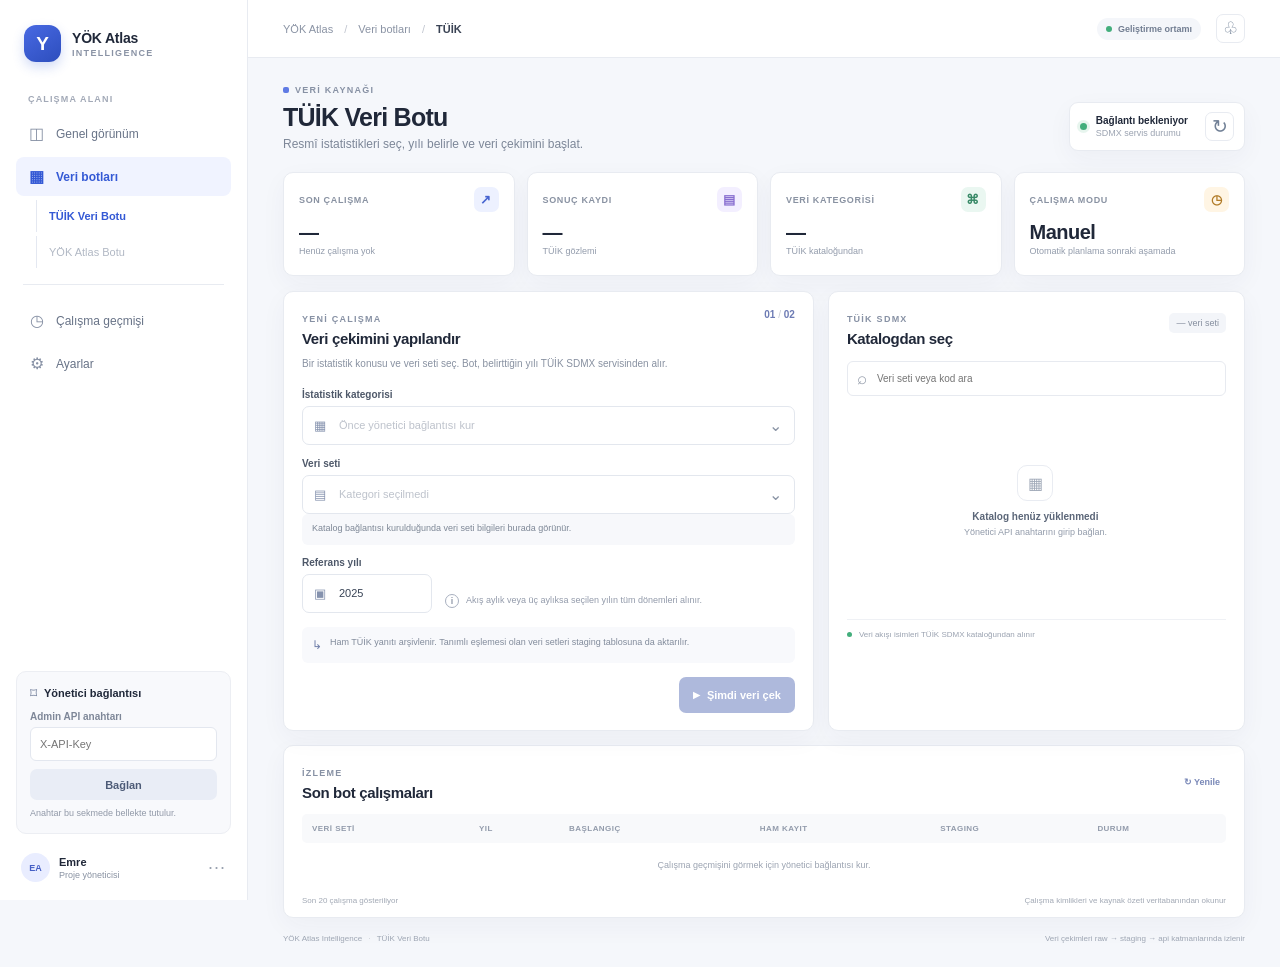
<file: frontend/tuik/index.html>
<!doctype html>
<html lang="tr">
<head>
  <meta charset="utf-8">
  <meta name="viewport" content="width=device-width, initial-scale=1">
  <meta name="theme-color" content="#f5f7fb">
  <title>TÜİK Veri Botu · YÖK Atlas Intelligence</title>
  <link rel="stylesheet" href="assets/admin.css">
</head>
<body>
  <div class="app-shell">
    <aside class="sidebar">
      <a class="brand" href="./" aria-label="YÖK Atlas Intelligence ana sayfa">
        <span class="brand-mark">Y</span>
        <span><strong>YÖK Atlas</strong><small>INTELLIGENCE</small></span>
      </a>
      <div class="nav-label">ÇALIŞMA ALANI</div>
      <nav class="side-nav" aria-label="Ana menü">
        <a href="#overview"><span class="nav-icon">◫</span>Genel görünüm</a>
        <a class="active" href="#tuik"><span class="nav-icon">▦</span>Veri botları</a>
        <a class="sub active-sub" href="#tuik">TÜİK Veri Botu</a>
        <a class="sub muted" href="#yokatlas" aria-disabled="true">YÖK Atlas Botu</a>
        <div class="nav-divider"></div>
        <a href="#runs"><span class="nav-icon">◷</span>Çalışma geçmişi</a>
        <a href="#settings"><span class="nav-icon">⚙</span>Ayarlar</a>
      </nav>
      <div class="sidebar-bottom">
        <div class="connection-card">
          <div class="connection-heading"><span class="lock-icon">⌑</span><strong>Yönetici bağlantısı</strong></div>
          <label for="adminKey">Admin API anahtarı</label>
          <input id="adminKey" type="password" autocomplete="off" placeholder="X-API-Key">
          <button id="connectButton" class="button button-quiet" type="button">Bağlan</button>
          <p id="connectionState" class="connection-state">Anahtar bu sekmede bellekte tutulur.</p>
        </div>
        <div class="user-row"><span class="avatar">EA</span><span><strong>Emre</strong><small>Proje yöneticisi</small></span><span class="more">···</span></div>
      </div>
    </aside>

    <main class="main-content" id="tuik">
      <header class="topbar">
        <div class="breadcrumbs">YÖK Atlas <span>/</span> Veri botları <span>/</span> <strong>TÜİK</strong></div>
        <div class="top-actions"><span class="env-badge"><i></i> Geliştirme ortamı</span><button class="icon-button" type="button" aria-label="Bildirimler">♧</button></div>
      </header>

      <div class="page-wrap">
        <section class="page-heading">
          <div>
            <div class="eyebrow"><span class="eyebrow-dot"></span>VERİ KAYNAĞI</div>
            <h1>TÜİK Veri Botu</h1>
            <p>Resmî istatistikleri seç, yılı belirle ve veri çekimini başlat.</p>
          </div>
          <div class="bot-state"><span class="pulse"></span><span><strong id="botState">Bağlantı bekleniyor</strong><small>SDMX servis durumu</small></span><button id="refreshButton" class="icon-button refresh" type="button" title="Yenile" aria-label="Yenile">↻</button></div>
        </section>

        <section class="metric-grid" aria-label="Bot özeti">
          <article class="metric-card"><div class="metric-top"><span>SON ÇALIŞMA</span><span class="metric-symbol blue">↗</span></div><strong id="lastRun">—</strong><small id="lastRunMeta">Henüz çalışma yok</small></article>
          <article class="metric-card"><div class="metric-top"><span>SONUÇ KAYDI</span><span class="metric-symbol violet">▤</span></div><strong id="recordCount">—</strong><small id="recordMeta">TÜİK gözlemi</small></article>
          <article class="metric-card"><div class="metric-top"><span>VERİ KATEGORİSİ</span><span class="metric-symbol green">⌘</span></div><strong id="categoryCount">—</strong><small id="datasetCount">TÜİK kataloğundan</small></article>
          <article class="metric-card"><div class="metric-top"><span>ÇALIŞMA MODU</span><span class="metric-symbol amber">◷</span></div><strong>Manuel</strong><small>Otomatik planlama sonraki aşamada</small></article>
        </section>

        <div class="content-grid">
          <section class="panel fetch-panel" aria-labelledby="fetchTitle">
            <div class="panel-heading">
              <div><span class="section-kicker">YENİ ÇALIŞMA</span><h2 id="fetchTitle">Veri çekimini yapılandır</h2></div>
              <span class="step-mark">01 <span>/</span> 02</span>
            </div>
            <p class="panel-intro">Bir istatistik konusu ve veri seti seç. Bot, belirttiğin yılı TÜİK SDMX servisinden alır.</p>

            <label class="field-label" for="categorySelect">İstatistik kategorisi</label>
            <div class="select-wrap"><span class="field-icon">▦</span><select id="categorySelect" disabled><option>Önce yönetici bağlantısı kur</option></select><span class="select-chevron">⌄</span></div>

            <label class="field-label" for="datasetSelect">Veri seti</label>
            <div class="select-wrap"><span class="field-icon">▤</span><select id="datasetSelect" disabled><option>Kategori seçilmedi</option></select><span class="select-chevron">⌄</span></div>
            <div id="datasetInfo" class="dataset-info empty-info">Katalog bağlantısı kurulduğunda veri seti bilgileri burada görünür.</div>

            <div class="year-row">
              <div class="year-field"><label class="field-label" for="yearInput">Referans yılı</label><div class="year-input-wrap"><span class="field-icon">▣</span><input id="yearInput" type="number" min="1900" max="2100" value="2025" inputmode="numeric"></div></div>
              <div class="year-help"><span class="help-icon">i</span><span>Akış aylık veya üç aylıksa seçilen yılın tüm dönemleri alınır.</span></div>
            </div>

            <div class="run-note"><span class="note-icon">↳</span><span>Ham TÜİK yanıtı arşivlenir. Tanımlı eşlemesi olan veri setleri staging tablosuna da aktarılır.</span></div>
            <div class="form-footer"><p id="runMessage" class="run-message" role="status"></p><button id="runButton" class="button button-primary" type="button" disabled><span>▶</span> Şimdi veri çek</button></div>
          </section>

          <section class="panel catalog-panel" aria-labelledby="catalogTitle">
            <div class="panel-heading">
              <div><span class="section-kicker">TÜİK SDMX</span><h2 id="catalogTitle">Katalogdan seç</h2></div>
              <span id="catalogCount" class="catalog-count">— veri seti</span>
            </div>
            <label class="search-box" for="datasetSearch"><span>⌕</span><input id="datasetSearch" type="search" placeholder="Veri seti veya kod ara" disabled></label>
            <div id="catalogList" class="catalog-list"><div class="catalog-empty"><div class="empty-icon">▦</div><strong>Katalog henüz yüklenmedi</strong><span>Yönetici API anahtarını girip bağlan.</span></div></div>
            <div class="catalog-footer"><span class="live-dot"></span> Veri akışı isimleri TÜİK SDMX kataloğundan alınır</div>
          </section>
        </div>

        <section class="panel history-panel" id="runs">
          <div class="panel-heading history-heading">
            <div><span class="section-kicker">İZLEME</span><h2>Son bot çalışmaları</h2></div>
            <button id="historyRefresh" class="text-button" type="button">↻ Yenile</button>
          </div>
          <div class="table-scroll">
            <table><thead><tr><th>VERİ SETİ</th><th>YIL</th><th>BAŞLANGIÇ</th><th>HAM KAYIT</th><th>STAGING</th><th>DURUM</th></tr></thead><tbody id="runRows"><tr><td colspan="6" class="table-empty">Çalışma geçmişini görmek için yönetici bağlantısı kur.</td></tr></tbody></table>
          </div>
          <div class="history-foot"><span>Son 20 çalışma gösteriliyor</span><span>Çalışma kimlikleri ve kaynak özeti veritabanından okunur</span></div>
        </section>

        <footer class="page-footer"><span>YÖK Atlas Intelligence <span class="footer-sep">·</span> TÜİK Veri Botu</span><span>Veri çekimleri raw → staging → api katmanlarında izlenir</span></footer>
      </div>
    </main>
  </div>
  <script src="assets/admin.js" defer></script>
</body>
</html>
</file>
<file: frontend/tuik/assets/admin.css>
:root{color-scheme:light;--ink:#202839;--muted:#778197;--line:#e8ebf1;--blue:#3459d5;--blue-dark:#2747b8;--blue-soft:#edf1ff;--surface:#fff;--canvas:#f5f7fb;--green:#278b65;--green-soft:#eaf7f1;--amber:#a86e12;--amber-soft:#fff6e7;--violet:#8061cf;--shadow:0 8px 26px rgba(37,52,83,.045)}
*{box-sizing:border-box}html{scroll-behavior:smooth}body{margin:0;background:var(--canvas);color:var(--ink);font-family:'DM Sans',-apple-system,BlinkMacSystemFont,'Segoe UI',sans-serif;font-size:14px;-webkit-font-smoothing:antialiased}button,input,select{font:inherit}button{cursor:pointer}.app-shell{min-height:100vh}.sidebar{position:fixed;inset:0 auto 0 0;width:248px;background:#fff;border-right:1px solid var(--line);display:flex;flex-direction:column;padding:25px 16px 18px;z-index:3}.brand{display:flex;align-items:center;gap:11px;text-decoration:none;color:var(--ink);padding:0 8px 32px}.brand-mark{width:37px;height:37px;border-radius:12px;background:linear-gradient(145deg,#4869e3,#2d4ebd);color:#fff;display:grid;place-items:center;font-family:Manrope,sans-serif;font-weight:800;font-size:19px;box-shadow:0 5px 12px #3459d538}.brand strong{display:block;font-family:Manrope,sans-serif;font-size:14px;letter-spacing:-.2px}.brand small{display:block;margin-top:2px;color:#8a93a5;font-size:9px;font-weight:700;letter-spacing:1.3px}.nav-label{padding:0 12px 10px;color:#a2a9b7;font-size:9px;letter-spacing:1.15px;font-weight:700}.side-nav{display:flex;flex-direction:column;gap:4px}.side-nav a{position:relative;display:flex;align-items:center;gap:11px;min-height:39px;padding:0 12px;border-radius:8px;color:#687387;text-decoration:none;font-size:12px;font-weight:500}.side-nav a.active{background:#f0f3ff;color:#3459d5;font-weight:700}.nav-icon{width:17px;text-align:center;font-size:16px;line-height:1;color:#8690a4}.side-nav a.active .nav-icon{color:#3459d5}.side-nav a.sub{min-height:32px;margin-left:20px;padding-left:12px;border-left:1px solid #e4e8f1;border-radius:0;color:#7b8495;font-size:11px}.side-nav a.sub.active-sub{color:#3459d5;font-weight:600}.side-nav a.muted{color:#b1b8c4}.nav-divider{height:1px;background:var(--line);margin:12px 7px}.sidebar-bottom{margin-top:auto}.connection-card{padding:13px;background:#f8f9fc;border:1px solid #eceef3;border-radius:10px}.connection-heading{display:flex;align-items:center;gap:7px;margin-bottom:10px;font-size:11px}.lock-icon{font-size:14px;color:#707d99}.connection-card label{display:block;margin:0 0 5px;color:#7e8798;font-size:10px;font-weight:600}.connection-card input{width:100%;height:34px;border:1px solid #e3e7ef;border-radius:6px;background:#fff;padding:0 9px;outline:0;font-size:11px}.connection-card input:focus,.select-wrap:focus-within,.year-input-wrap:focus-within,.search-box:focus-within{border-color:#90a5f7;box-shadow:0 0 0 3px #3459d515}.button{display:inline-flex;align-items:center;justify-content:center;gap:7px;border:0;border-radius:7px;font-size:11px;font-weight:700;transition:.16s ease}.button-quiet{width:100%;height:31px;margin-top:8px;background:#e9edf6;color:#4d5b77}.button-quiet:hover{background:#dfe5f2}.connection-state{min-height:13px;margin:7px 0 0;color:#9199a8;font-size:9px;line-height:1.4}.user-row{display:flex;align-items:center;gap:9px;padding:19px 5px 0}.avatar{width:29px;height:29px;border-radius:50%;display:grid;place-items:center;background:#e9edff;color:#455fc5;font-weight:700;font-size:9px}.user-row strong,.user-row small{display:block}.user-row strong{font-size:11px}.user-row small{margin-top:2px;color:#8992a2;font-size:9px}.more{margin-left:auto;color:#9aa2b0;font-size:18px;letter-spacing:1px}.main-content{margin-left:248px;min-height:100vh}.topbar{height:58px;background:#fff;border-bottom:1px solid var(--line);display:flex;align-items:center;justify-content:space-between;padding:0 35px}.breadcrumbs{font-size:11px;color:#8a93a4}.breadcrumbs span{padding:0 8px;color:#c0c5cf}.breadcrumbs strong{color:#3a4354;font-weight:600}.top-actions{display:flex;align-items:center;gap:15px}.env-badge{display:flex;align-items:center;gap:6px;padding:6px 9px;border-radius:20px;background:#f4f6fa;color:#717d91;font-size:9px;font-weight:600}.env-badge i,.pulse,.live-dot{display:inline-block;width:6px;height:6px;background:#43ae7c;border-radius:50%}.icon-button{width:29px;height:29px;border:1px solid var(--line);background:#fff;border-radius:7px;color:#718096;font-size:17px}.page-wrap{max-width:1280px;margin:0 auto;padding:27px 35px 24px}.page-heading{display:flex;justify-content:space-between;align-items:flex-end;margin:0 0 21px}.eyebrow,.section-kicker{font-size:9px;font-weight:700;letter-spacing:1.25px;color:#8791a4}.eyebrow{display:flex;align-items:center;gap:6px}.eyebrow-dot{width:6px;height:6px;border-radius:2px;background:#607be4}.page-heading h1{font-family:Manrope,sans-serif;margin:7px 0 5px;font-size:25px;line-height:1.2;letter-spacing:-.75px}.page-heading p{margin:0;color:#7d8798;font-size:12px}.bot-state{display:flex;align-items:center;gap:9px;padding:9px 10px;border:1px solid #e8ebf1;background:#fff;border-radius:9px;box-shadow:var(--shadow)}.pulse{width:7px;height:7px;box-shadow:0 0 0 3px #43ae7c20}.bot-state strong,.bot-state small{display:block}.bot-state strong{font-size:10px}.bot-state small{margin-top:2px;color:#9aa2b0;font-size:9px}.refresh{margin-left:8px;font-size:19px}.metric-grid{display:grid;grid-template-columns:repeat(4,minmax(0,1fr));gap:12px;margin-bottom:15px}.metric-card,.panel{background:var(--surface);border:1px solid var(--line);border-radius:10px;box-shadow:var(--shadow)}.metric-card{min-height:104px;padding:14px 15px}.metric-top{display:flex;align-items:center;justify-content:space-between;color:#8992a2;font-size:9px;font-weight:700;letter-spacing:.65px}.metric-symbol{width:25px;height:25px;border-radius:7px;display:grid;place-items:center;font-size:13px}.metric-symbol.blue{background:#edf1ff;color:#4764d0}.metric-symbol.violet{background:#f3efff;color:#886ed0}.metric-symbol.green{background:#eaf7f1;color:#388967}.metric-symbol.amber{background:#fff5e4;color:#b17b27}.metric-card>strong{display:block;margin-top:9px;font-family:Manrope,sans-serif;font-size:20px;letter-spacing:-.5px}.metric-card>small{display:block;margin-top:2px;color:#929bab;font-size:9px}.content-grid{display:grid;grid-template-columns:minmax(340px,1.12fr) minmax(310px,.88fr);gap:14px;margin-bottom:14px}.panel{padding:17px 18px}.panel-heading{display:flex;align-items:flex-start;justify-content:space-between}.panel-heading h2{margin:5px 0 0;font-family:Manrope,sans-serif;font-size:15px;letter-spacing:-.35px}.step-mark{color:#6d7bb4;font-family:Manrope,sans-serif;font-weight:700;font-size:10px}.step-mark span{color:#c3c8d3;font-weight:400}.panel-intro{margin:9px 0 17px;color:#8891a1;font-size:10px;line-height:1.55}.field-label{display:block;margin:13px 0 6px;color:#4e5869;font-size:10px;font-weight:700}.select-wrap,.year-input-wrap{position:relative;height:39px;border:1px solid #e3e7ee;background:#fff;border-radius:7px;display:flex;align-items:center;transition:.15s}.select-wrap select{width:100%;height:100%;appearance:none;border:0;outline:0;background:transparent;padding:0 34px 0 36px;color:#394456;font-size:11px}.select-wrap select:disabled{color:#a3aab7}.field-icon{position:absolute;left:11px;z-index:1;color:#8592ae;font-size:13px}.select-chevron{position:absolute;right:12px;color:#8993a4;font-size:16px;pointer-events:none}.dataset-info{min-height:31px;padding:8px 10px;border-radius:6px;background:#f7f8fb;color:#7d8796;font-size:9px;line-height:1.45}.dataset-info:not(.empty-info){background:#f3f6ff;color:#536489}.dataset-info strong{color:#344c9e}.year-row{display:grid;grid-template-columns:130px 1fr;gap:13px;align-items:end}.year-field .field-label{margin-top:12px}.year-input-wrap input{width:100%;height:100%;border:0;outline:0;background:transparent;padding:0 9px 0 36px;color:#394456;font-size:11px}.year-help{display:flex;align-items:flex-start;gap:7px;padding:0 0 5px;color:#929aaa;font-size:9px;line-height:1.45}.help-icon{flex:0 0 14px;height:14px;border:1px solid #a8b0bf;border-radius:50%;display:grid;place-items:center;font-size:9px;font-weight:700}.run-note{display:flex;gap:8px;margin-top:14px;padding:9px 10px;border-radius:6px;background:#f8f9fc;color:#818b9b;font-size:9px;line-height:1.5}.note-icon{color:#7180aa;font-size:12px}.form-footer{display:flex;align-items:center;justify-content:space-between;gap:10px;margin-top:14px}.run-message{margin:0;color:#738097;font-size:9px;line-height:1.45}.run-message.error{color:#b34040}.run-message.success{color:#278b65}.button-primary{min-height:36px;padding:0 14px;background:var(--blue);color:#fff;white-space:nowrap;box-shadow:0 4px 9px #3459d52b}.button-primary:hover:not(:disabled){background:var(--blue-dark);transform:translateY(-1px)}.button-primary:disabled{background:#aeb9dc;box-shadow:none;cursor:not-allowed}.button-primary span{font-size:9px}.catalog-count{margin-top:4px;padding:5px 7px;border-radius:5px;background:#f3f5f9;color:#858e9e;font-size:9px}.search-box{height:35px;margin:14px 0 10px;padding:0 9px;border:1px solid #e7eaf0;border-radius:6px;display:flex;align-items:center;gap:8px;color:#969eac;font-size:17px;transition:.15s}.search-box input{width:100%;border:0;outline:0;background:transparent;color:#445066;font-size:10px}.catalog-list{min-height:204px;max-height:270px;overflow:auto;padding-right:2px}.catalog-empty{min-height:190px;display:flex;flex-direction:column;align-items:center;justify-content:center;text-align:center;color:#929baa}.empty-icon{width:36px;height:36px;border:1px solid #e9ecf2;border-radius:10px;display:grid;place-items:center;color:#a0a9b8;font-size:16px;margin-bottom:10px}.catalog-empty strong{color:#5b6678;font-size:10px}.catalog-empty span{margin-top:5px;font-size:9px}.category-card{width:100%;display:flex;align-items:center;gap:10px;padding:9px 8px;border:0;border-bottom:1px solid #f0f1f5;background:transparent;text-align:left;color:inherit;border-radius:5px}.category-card:hover,.category-card.selected{background:#f5f7ff}.category-icon{width:30px;height:30px;flex:0 0 30px;display:grid;place-items:center;border-radius:8px;background:#eef2ff;color:#5068c3;font-size:13px}.category-copy{min-width:0;flex:1}.category-copy strong{display:block;color:#4c576a;font-size:10px;font-weight:700}.category-copy small{display:block;margin-top:3px;overflow:hidden;text-overflow:ellipsis;white-space:nowrap;color:#929aaa;font-size:8px}.category-total{color:#8c95a4;font-size:9px}.catalog-footer{display:flex;align-items:center;gap:7px;border-top:1px solid #eff1f5;margin-top:9px;padding-top:10px;color:#9aa2b0;font-size:8px}.live-dot{width:5px;height:5px}.history-panel{padding:17px 18px 12px}.history-heading{align-items:center;margin-bottom:13px}.text-button{border:0;background:transparent;color:#7887b7;font-size:9px;font-weight:600}.table-scroll{overflow-x:auto}table{width:100%;border-collapse:collapse;min-width:590px}thead th{height:29px;background:#f8f9fb;color:#929bab;font-size:8px;font-weight:700;letter-spacing:.45px;text-align:left;padding:0 10px}thead th:first-child{border-radius:5px 0 0 5px}thead th:last-child{border-radius:0 5px 5px 0}tbody td{height:44px;border-bottom:1px solid #f0f1f4;padding:0 10px;color:#687387;font-size:9px}tbody tr:last-child td{border-bottom:0}.dataset-cell strong,.dataset-cell small{display:block}.dataset-cell strong{max-width:300px;overflow:hidden;text-overflow:ellipsis;white-space:nowrap;color:#475366;font-size:9px}.dataset-cell small{margin-top:3px;color:#9aa2b0;font-size:8px}.status-pill{display:inline-flex;align-items:center;gap:5px;padding:4px 7px;border-radius:12px;background:#f1f3f7;color:#7d8797;font-size:8px;white-space:nowrap}.status-pill i{width:5px;height:5px;background:#a0a8b6;border-radius:50%}.status-pill.completed,.status-pill.succeeded{background:var(--green-soft);color:#318362}.status-pill.completed i,.status-pill.succeeded i{background:#3ba477}.status-pill.failed{background:#fff0ef;color:#ae4c47}.status-pill.failed i{background:#d96b63}.status-pill.running,.status-pill.queued{background:#eef2ff;color:#526bc5}.status-pill.running i,.status-pill.queued i{background:#607ce2}.table-empty{text-align:center!important;color:#9ba3b1!important}.history-foot{display:flex;justify-content:space-between;margin-top:9px;color:#a1a8b4;font-size:8px}.page-footer{display:flex;justify-content:space-between;margin-top:16px;color:#9da5b3;font-size:8px}.footer-sep{padding:0 4px;color:#c1c6cf}
@media(max-width:1050px){.sidebar{width:218px}.main-content{margin-left:218px}.topbar{padding:0 24px}.page-wrap{padding:24px}.content-grid{grid-template-columns:1fr}.catalog-list{max-height:230px}.metric-grid{grid-template-columns:repeat(2,1fr)}}
@media(max-width:680px){.sidebar{position:static;width:auto;height:auto;padding:13px 15px;border-right:0;border-bottom:1px solid var(--line)}.brand{padding:0}.nav-label,.side-nav,.sidebar-bottom{display:none}.main-content{margin-left:0}.topbar{height:46px;padding:0 15px}.top-actions{gap:8px}.env-badge{font-size:8px}.page-wrap{padding:20px 14px}.page-heading{align-items:flex-start;gap:12px}.page-heading h1{font-size:21px}.page-heading p{max-width:230px;font-size:10px;line-height:1.5}.bot-state{padding:7px;gap:6px}.bot-state small{font-size:8px}.refresh{margin-left:0}.metric-grid{gap:8px}.metric-card{padding:11px;min-height:94px}.metric-card>strong{font-size:18px}.content-grid{gap:10px}.panel{padding:14px}.year-row{grid-template-columns:110px 1fr;gap:8px}.form-footer{align-items:flex-start;flex-direction:column}.button-primary{width:100%}.history-foot{gap:10px;flex-direction:column}.page-footer{gap:8px;flex-direction:column}.breadcrumbs{font-size:9px}.catalog-list{max-height:250px}}
.status-pill.completed_with_issues{background:var(--amber-soft);color:var(--amber)}.status-pill.completed_with_issues i{background:#d79b3e}
@media(max-width:680px){.sidebar-bottom{display:block;margin:12px 0 0}.user-row{display:none}}
</file>
